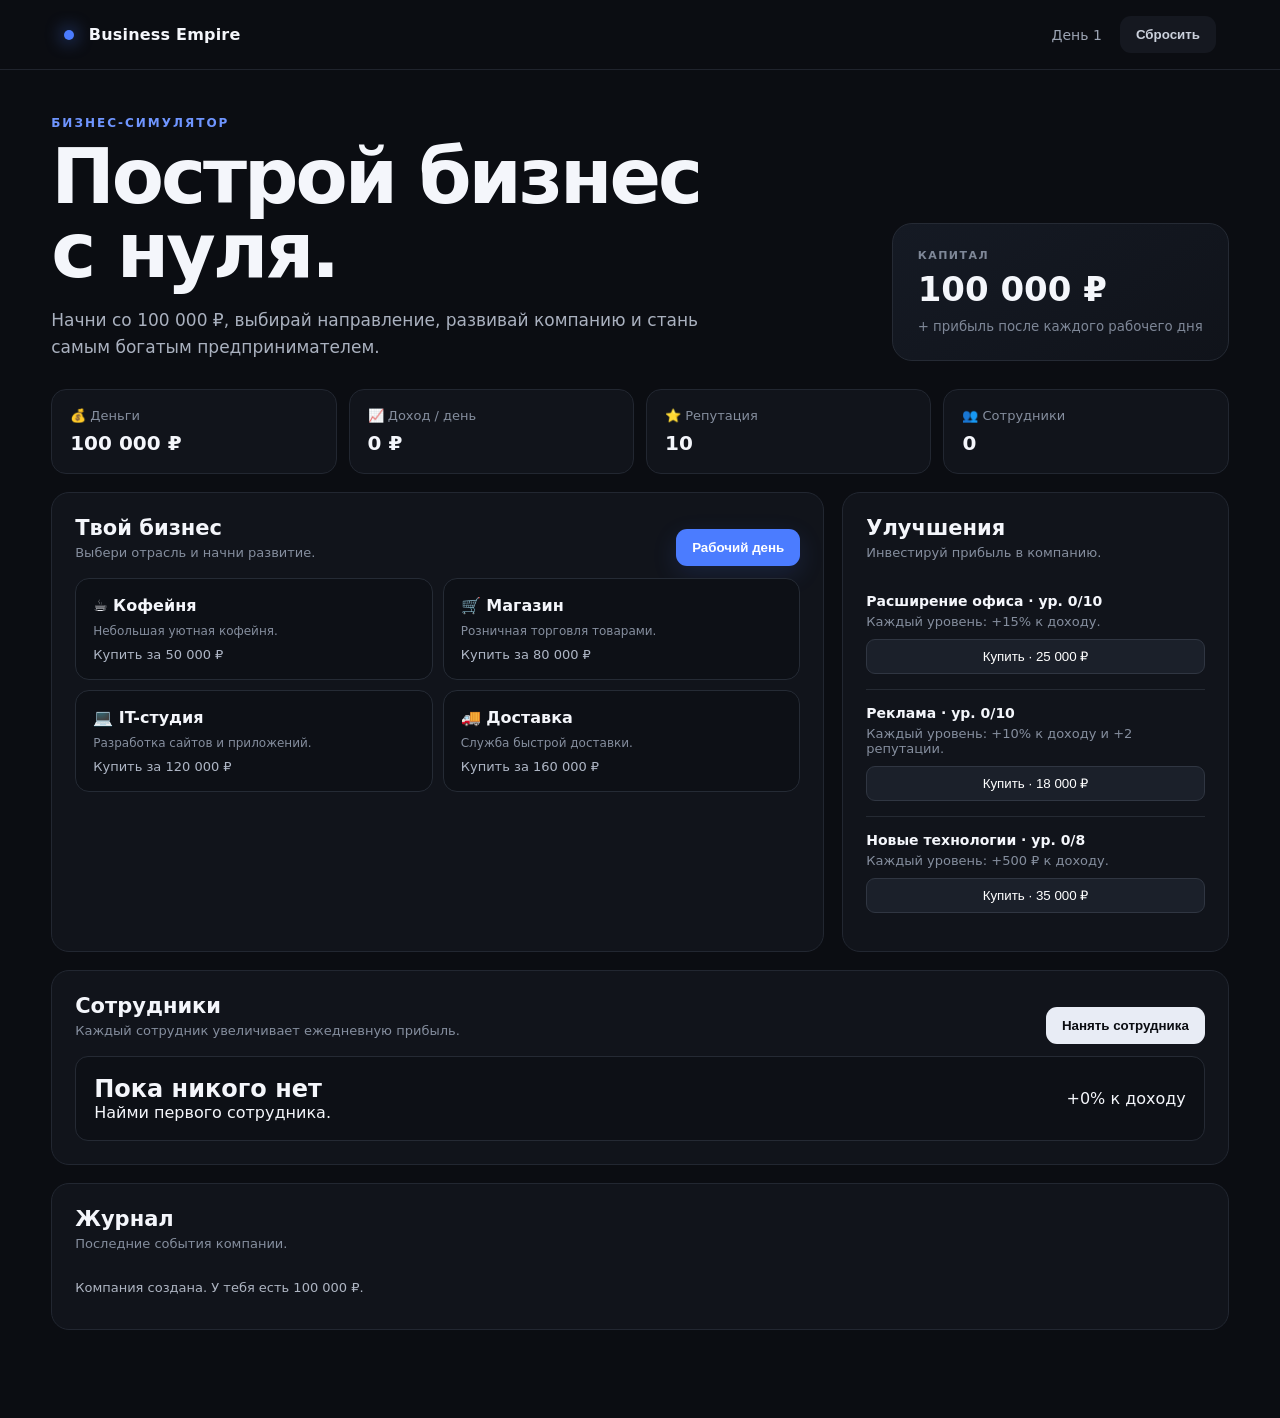
<file: index.html>
<!doctype html>
<html lang="ru">
<head>
  <meta charset="UTF-8">
  <meta name="viewport" content="width=device-width,initial-scale=1">
  <title>Business Empire — Симулятор бизнеса</title>
  <link rel="stylesheet" href="style.css">
</head>
<body>
  <header class="topbar">
    <div class="brand"><span class="brand-dot"></span> Business Empire</div>
    <div class="top-actions">
      <span id="dayLabel">День 1</span>
      <button id="resetBtn" class="ghost">Сбросить</button>
    </div>
  </header>

  <main class="container">
    <section class="hero">
      <div>
        <p class="eyebrow">БИЗНЕС-СИМУЛЯТОР</p>
        <h1>Построй бизнес<br>с нуля.</h1>
        <p class="sub">Начни со 100 000 ₽, выбирай направление, развивай компанию и стань самым богатым предпринимателем.</p>
      </div>
      <div class="hero-card">
        <span>КАПИТАЛ</span>
        <strong id="heroMoney">100 000 ₽</strong>
        <small>+ прибыль после каждого рабочего дня</small>
      </div>
    </section>

    <section class="stats">
      <div class="stat"><span>💰 Деньги</span><b id="money">100 000 ₽</b></div>
      <div class="stat"><span>📈 Доход / день</span><b id="income">0 ₽</b></div>
      <div class="stat"><span>⭐ Репутация</span><b id="rep">10</b></div>
      <div class="stat"><span>👥 Сотрудники</span><b id="employees">0</b></div>
    </section>

    <div class="grid">
      <section class="panel">
        <div class="panel-head">
          <div><h2>Твой бизнес</h2><p>Выбери отрасль и начни развитие.</p></div>
          <button id="workBtn" class="primary">Рабочий день</button>
        </div>
        <div id="businesses" class="business-list"></div>
      </section>

      <aside class="panel">
        <h2>Улучшения</h2>
        <p>Инвестируй прибыль в компанию.</p>
        <div id="upgrades"></div>
      </aside>
    </div>

    <section class="panel">
      <div class="panel-head">
        <div><h2>Сотрудники</h2><p>Каждый сотрудник увеличивает ежедневную прибыль.</p></div>
        <button id="hireBtn" class="secondary">Нанять сотрудника</button>
      </div>
      <div id="employeeInfo" class="employee-box"></div>
    </section>

    <section class="panel">
      <div class="panel-head">
        <div><h2>Журнал</h2><p>Последние события компании.</p></div>
      </div>
      <div id="log" class="log"></div>
    </section>
  </main>

  <div id="toast" class="toast"></div>
  <script src="script.js"></script>
</body>
</html>
</file>
<file: style.css>
*{box-sizing:border-box}body{margin:0;background:#0b0d12;color:#f4f6fb;font-family:Inter,system-ui,-apple-system,Segoe UI,Arial,sans-serif}.topbar{height:70px;border-bottom:1px solid #20242d;display:flex;align-items:center;justify-content:space-between;padding:0 5%;background:#0b0d12;position:sticky;top:0;z-index:5}.brand{font-weight:800;letter-spacing:.2px}.brand-dot{display:inline-block;width:10px;height:10px;border-radius:50%;background:#4b7cff;margin-right:9px;box-shadow:0 0 18px #4b7cff}.top-actions{display:flex;gap:18px;align-items:center;color:#9ca4b3;font-size:14px}.ghost,.secondary,.primary{border:0;border-radius:11px;padding:11px 16px;font-weight:750;cursor:pointer}.ghost{background:#151820;color:#cbd1dc}.secondary{background:#e8ecf5;color:#0b0d12}.primary{background:#4b7cff;color:#fff;box-shadow:0 8px 24px #4b7cff25}.container{width:min(1180px,92%);margin:0 auto;padding:46px 0 70px}.hero{display:flex;justify-content:space-between;gap:30px;align-items:end;margin-bottom:28px}.eyebrow{color:#6f95ff;font-size:12px;font-weight:850;letter-spacing:2px;margin:0 0 10px}.hero h1{font-size:clamp(42px,7vw,76px);line-height:.98;margin:0 0 18px;letter-spacing:-3px}.sub{max-width:650px;color:#aab1bf;font-size:17px;line-height:1.6;margin:0}.hero-card{min-width:270px;padding:25px;border:1px solid #252a34;background:linear-gradient(145deg,#151a24,#10131a);border-radius:20px}.hero-card span{display:block;color:#7e8797;font-size:11px;font-weight:800;letter-spacing:1.5px}.hero-card strong{display:block;font-size:34px;margin:7px 0}.hero-card small{color:#7e8797}.stats{display:grid;grid-template-columns:repeat(4,1fr);gap:12px;margin-bottom:18px}.stat{background:#11141b;border:1px solid #222731;border-radius:15px;padding:18px}.stat span{display:block;color:#858e9e;font-size:13px;margin-bottom:8px}.stat b{font-size:20px}.grid{display:grid;grid-template-columns:2fr 1fr;gap:18px}.panel{background:#11141b;border:1px solid #222731;border-radius:18px;padding:23px;margin-bottom:18px}.panel-head{display:flex;justify-content:space-between;gap:15px;align-items:center}.panel h2{margin:0 0 5px;font-size:21px}.panel p{color:#858e9e;margin:0 0 18px;font-size:13px}.business-list{display:grid;grid-template-columns:repeat(2,1fr);gap:10px}.business{padding:17px;border:1px solid #252b35;background:#0d1016;border-radius:14px;cursor:pointer;transition:.15s}.business:hover,.business.active{border-color:#4b7cff;transform:translateY(-1px)}.business-title{display:flex;justify-content:space-between;gap:10px;font-weight:800}.business-desc{font-size:12px;color:#858e9e;margin:9px 0}.business-price{font-size:13px;color:#aeb6c5}.badge{font-size:10px;padding:4px 7px;border-radius:7px;background:#1b2334;color:#87a5ff}.upgrade{padding:15px 0;border-bottom:1px solid #252a33}.upgrade:last-child{border-bottom:0}.upgrade h3{font-size:14px;margin:0 0 5px}.upgrade p{margin:0 0 10px}.upgrade button{width:100%;background:#1b202a;color:#fff;border:1px solid #303642;border-radius:9px;padding:9px;cursor:pointer}.upgrade button:disabled{opacity:.4;cursor:not-allowed}.employee-box{display:flex;justify-content:space-between;align-items:center;background:#0d1016;border:1px solid #252a34;border-radius:13px;padding:18px}.employee-box strong{font-size:24px}.log{max-height:220px;overflow:auto}.event{padding:11px 0;border-bottom:1px solid #20242d;color:#aeb5c2;font-size:13px}.event:last-child{border:0}.event b{color:#f4f6fb}.toast{position:fixed;right:22px;bottom:22px;background:#f2f5fb;color:#0a0d12;padding:13px 17px;border-radius:12px;font-weight:750;transform:translateY(100px);opacity:0;transition:.25s;z-index:20}.toast.show{transform:translateY(0);opacity:1}@media(max-width:800px){.hero{flex-direction:column;align-items:stretch}.hero-card{min-width:0}.stats{grid-template-columns:repeat(2,1fr)}.grid{grid-template-columns:1fr}.business-list{grid-template-columns:1fr}.panel-head{align-items:flex-start;flex-direction:column}.topbar{padding:0 4%}.container{padding-top:30px}}@media(max-width:450px){.stats{grid-template-columns:1fr 1fr}.stat{padding:14px}.hero h1{letter-spacing:-2px}.employee-box{align-items:flex-start;flex-direction:column;gap:12px}}
</file>
